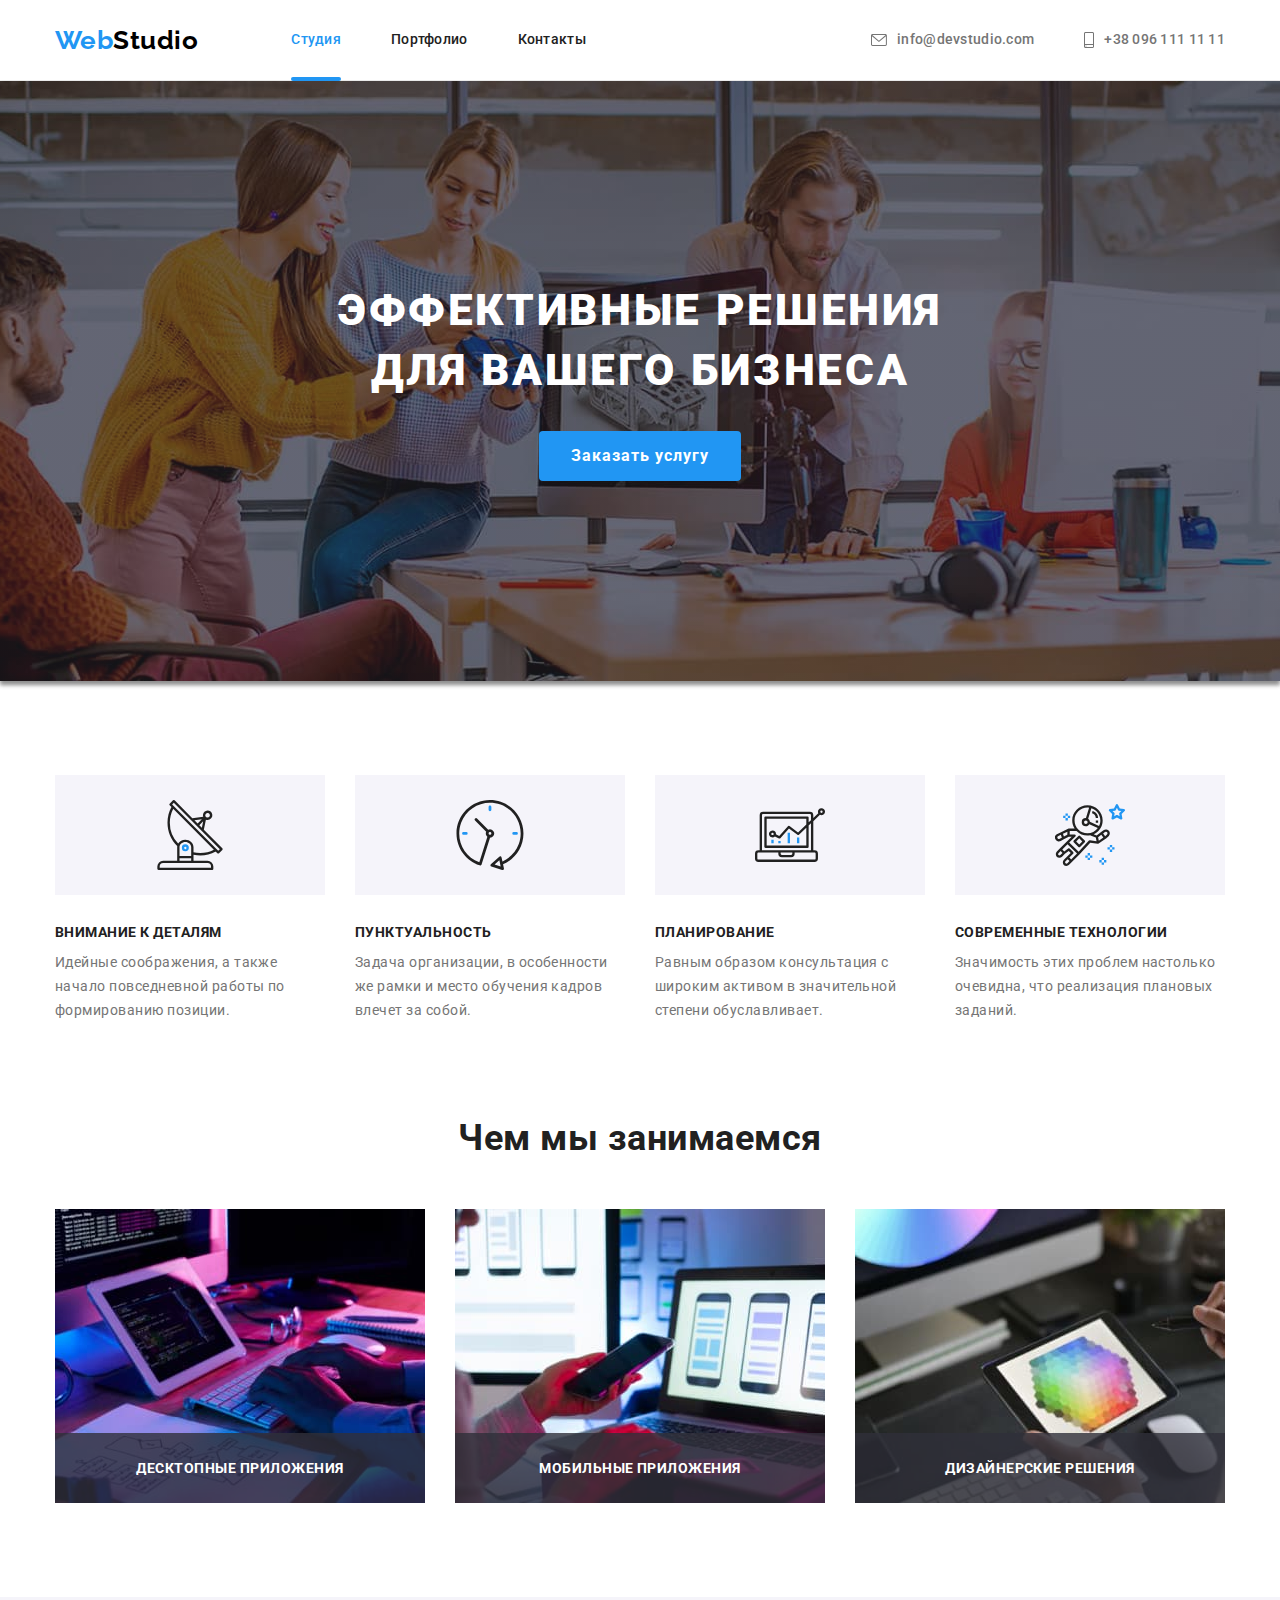
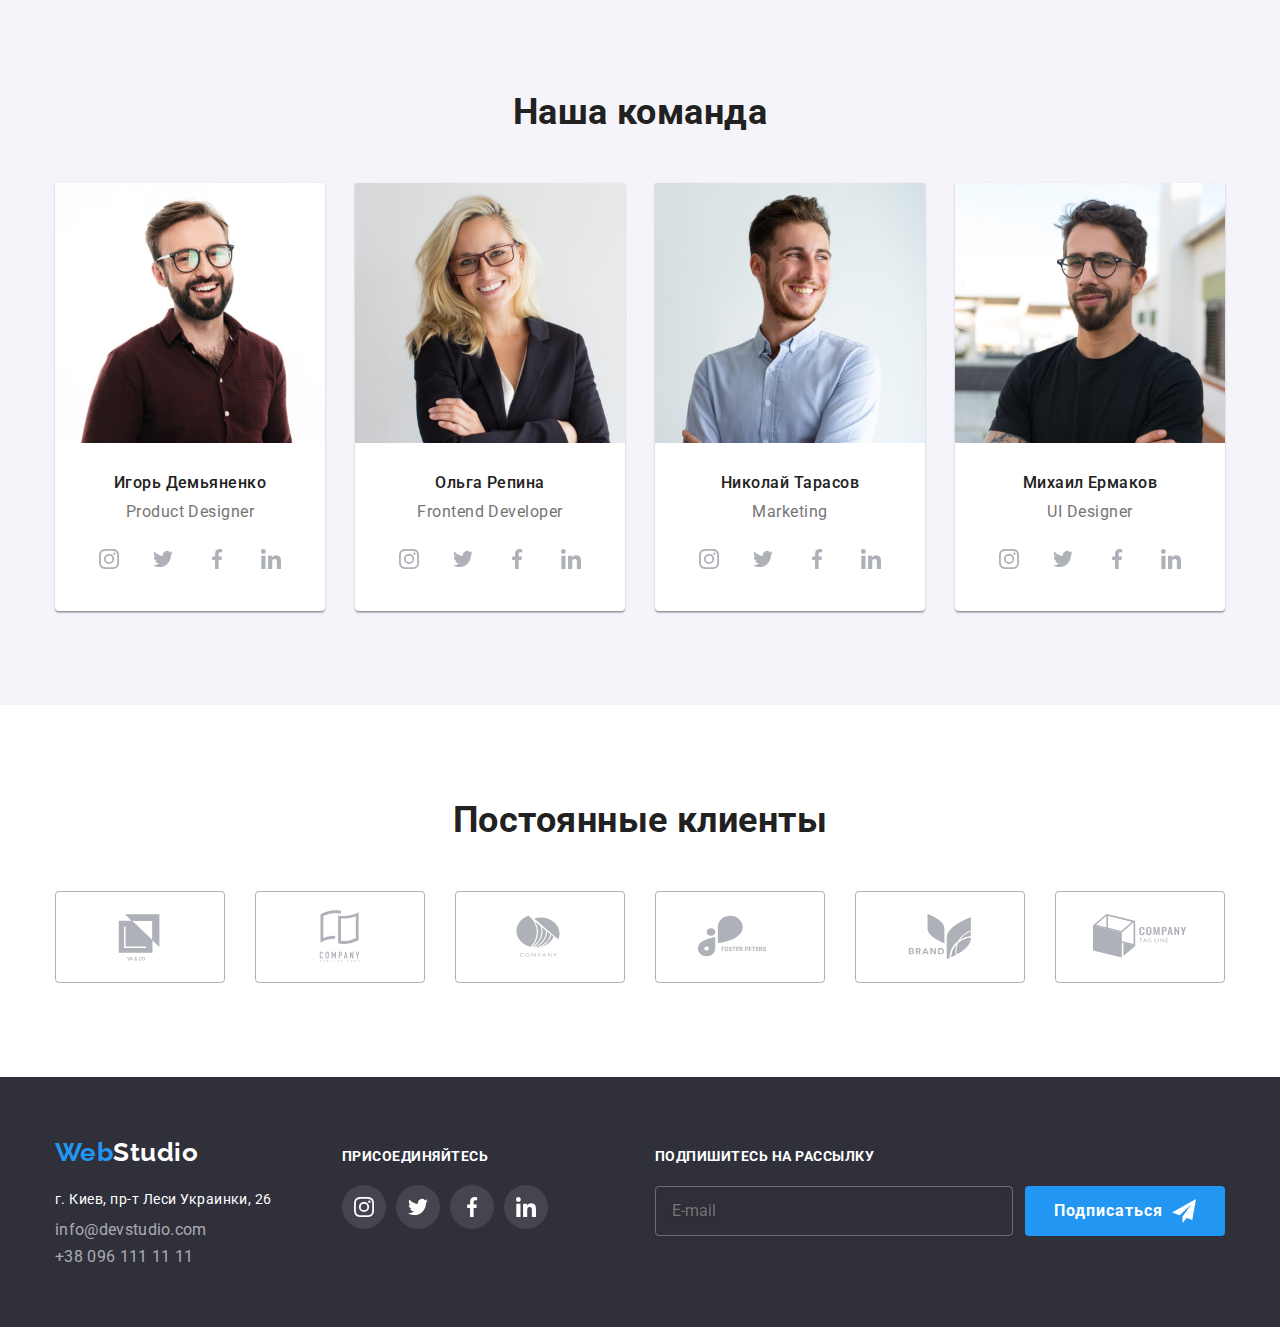
<file: index.html>
<!DOCTYPE html>
<html lang="ru">
  <head>
    <meta charset="UTF-8" />
    <meta http-equiv="X-UA-Compatible" content="IE=edge" />
    <meta name="viewport" content="width=device-width, initial-scale=1.0" />
    <title>Main</title>
    <link rel="stylesheet" href="./css/main.min.css" />
  </head>
  <body>
    <!-- Section Header -->
    <header class="header">
      <div class="conteiner header--conteiner">
        <a class="logo" href="./index.html" lang="en"
          >Web<span class="logo__header">Studio</span></a
        >
        <nav class="nav">
          <ul class="nav-list">
            <li class="nav-item">
              <a class="nav-link header--nav-link current" href="./index.html">Студия</a>
            </li>
            <li class="nav-item">
              <a class="nav-link header--nav-link" href="./portfolio.html">Портфолио</a>
            </li>
            <li class="nav-item">
              <a class="nav-link header--nav-link" href="./index.html">Контакты</a>
            </li>
          </ul>
        </nav>

        <ul class="header__contact-list">
          <li class="contact-item">
            <a class="contact-link header--contact-link" href="mailto:info@devstudio.com">
              <svg class="cotact-link__icon" width="16" height="12">
                <use href=".//images/icons.svg#icon-envelope"></use>
              </svg>
              info@devstudio.com
            </a>
          </li>
          <li class="contact-item">
            <a class="contact-link header--contact-link" href="tel:+380961111111">
              <svg class="cotact-link__icon" width="10" height="16">
                <use href=".//images/icons.svg#icon-smartphone"></use>
              </svg>
              +38 096 111 11 11
            </a>
          </li>
        </ul>
      </div>
    </header>
    <!-- Section Main -->
    <main>
      <!-- Section Herro -->
      <section class="herro">
        <div class="conteiner">
          <h1 class="herro__title">Эффективные решения для вашего бизнеса</h1>
          <button class="btn herro__btn" type="button" data-modal-open>Заказать услугу</button>
        </div>
      </section>
      <!-- Section Aside -->
      <section class="aside">
        <div class="conteiner">
          <h2 class="aside__title visually-hidden">Кратко о компании</h2>
          <ul class="aside__list card">
            <li class="aside__item">
              <div class="icon">
                <svg class="icon__item" width="70" height="70">
                  <use href="./images/icons.svg#icon-antenna"></use>
                </svg>
              </div>
              <h3 class="aside__subtitle">Внимание к деталям</h3>
              <p class="aside__desc">
                Идейные соображения, а также начало повседневной работы по формированию позиции.
              </p>
            </li>
            <li class="aside__item">
              <div class="icon">
                <svg class="icon__item" width="70" height="70">
                  <use href="./images/icons.svg#icon-clock"></use>
                </svg>
              </div>
              <h3 class="aside__subtitle">Пунктуальность</h3>
              <p class="aside__desc">
                Задача организации, в особенности же рамки и место обучения кадров влечет за собой.
              </p>
            </li>
            <li class="aside__item">
              <div class="icon">
                <svg class="icon-item" width="70" height="70">
                  <use href="./images/icons.svg#icon-diagram"></use>
                </svg>
              </div>
              <h3 class="aside__subtitle">Планирование</h3>
              <p class="aside__desc">
                Равным образом консультация с широким активом в значительной степени обуславливает.
              </p>
            </li>
            <li class="aside__item">
              <div class="icon">
                <svg class="icon__item" width="70" height="70">
                  <use href="./images/icons.svg#icon-astronaut"></use>
                </svg>
              </div>
              <h3 class="aside__subtitle">Современные технологии</h3>
              <p class="aside__desc">
                Значимость этих проблем настолько очевидна, что реализация плановых заданий.
              </p>
            </li>
          </ul>
        </div>
      </section>
      <!-- Section About -->
      <section class="about">
        <div class="conteiner">
          <h2 class="about__title">Чем мы занимаемся</h2>
          <ul class="about__list card">
            <li class="about__item">
              <img
                class="about__img"
                src="./images/developer.jpg"
                alt="developer"
                width="370"
                height="294"
              />
              <div class="about__position">
                <h3 class="about__subtitle">Десктопные приложения</h3>
              </div>
            </li>
            <li class="about__item">
              <img
                class="about__img"
                src="./images/gagets.jpg"
                alt="gagets"
                width="370"
                height="294"
              />
              <div class="about__position">
                <h3 class="about__subtitle">Мобильные приложения</h3>
              </div>
            </li>
            <li class="about__item">
              <img
                class="about__img"
                src="./images/colors.jpg"
                alt="colors"
                width="370"
                height="294"
              />
              <div class="about__position">
                <h3 class="about__subtitle">Дизайнерские решения</h3>
              </div>
            </li>
          </ul>
        </div>
      </section>
      <!-- Workers of company -->
      <section class="workers">
        <div class="conteiner">
          <h2 class="workers__title">Наша команда</h2>
          <ul class="workers__list card">
            <li class="workers__item card-item">
              <img
                class="workers__img"
                src="./images/igor.jpg"
                alt="Photo_Igor"
                width="270"
                height="260"
              />
              <div class="workers__icon">
                <h3 class="workers__subtitle">Игорь Демьяненко</h3>
                <p class="workers__desc" lang="en">Product Designer</p>
                <ul class="workers__list-icon nopoint">
                  <li class="workers__item-icon">
                    <a class="workers__link-icon" href="./index.html">
                      <svg class="networks" width="20" height="20">
                        <use href=".//images/icons.svg#icon-instagram"></use>
                      </svg>
                    </a>
                  </li>
                  <li class="workers__item-icon">
                    <a class="workers__link-icon" href="./index.html">
                      <svg class="networks" width="20" height="20">
                        <use href=".//images/icons.svg#icon-twitter"></use>
                      </svg>
                    </a>
                  </li>
                  <li class="workers__item-icon">
                    <a class="workers__link-icon" href="./index.html">
                      <svg class="networks" width="20" height="20">
                        <use href=".//images/icons.svg#icon-facebook"></use>
                      </svg>
                    </a>
                  </li>
                  <li class="workers__item-icon">
                    <a class="workers__link-icon" href="./index.html">
                      <svg class="networks" width="20" height="20">
                        <use href=".//images/icons.svg#icon-linkedin"></use>
                      </svg>
                    </a>
                  </li>
                </ul>
              </div>
            </li>
            <li class="workers__item card__item">
              <img
                class="workers__img"
                src="./images/olga.jpg"
                alt="Photo_Olga"
                width="270"
                height="260"
              />
              <div class="workers__icon">
                <h3 class="workers__subtitle">Ольга Репина</h3>
                <p class="workers__desc" lang="en">Frontend Developer</p>
                <ul class="workers__list-icon nopoint">
                  <li class="workers__item-icon">
                    <a class="workers__link-icon" href="./index.html">
                      <svg class="networks" width="20" height="20">
                        <use href=".//images/icons.svg#icon-instagram"></use>
                      </svg>
                    </a>
                  </li>
                  <li class="workers__item-icon">
                    <a class="workers__link-icon" href="./index.html">
                      <svg class="networks" width="20" height="20">
                        <use href=".//images/icons.svg#icon-twitter"></use>
                      </svg>
                    </a>
                  </li>
                  <li class="workers__item-icon">
                    <a class="workers__link-icon" href="./index.html">
                      <svg class="networks" width="20" height="20">
                        <use href=".//images/icons.svg#icon-facebook"></use>
                      </svg>
                    </a>
                  </li>
                  <li class="workers__item-icon">
                    <a class="workers__link-icon" href="./index.html">
                      <svg class="networks" width="20" height="20">
                        <use href=".//images/icons.svg#icon-linkedin"></use>
                      </svg>
                    </a>
                  </li>
                </ul>
              </div>
            </li>
            <li class="workers__item card__item">
              <img
                class="workers__img"
                src="./images/nicolay.jpg"
                alt="Photo_Nicolay"
                width="270"
                height="260"
              />
              <div class="workers__icon">
                <h3 class="workers__subtitle">Николай Тарасов</h3>
                <p class="workers__desc" lang="en">Marketing</p>
                <ul class="workers__list-icon nopoint">
                  <li class="workers__item-icon">
                    <a class="workers__link-icon" href="./index.html">
                      <svg class="networks" width="20" height="20">
                        <use href=".//images/icons.svg#icon-instagram"></use>
                      </svg>
                    </a>
                  </li>
                  <li class="workers__item-icon">
                    <a class="workers__link-icon" href="./index.html">
                      <svg class="networks" width="20" height="20">
                        <use href=".//images/icons.svg#icon-twitter"></use>
                      </svg>
                    </a>
                  </li>
                  <li class="workers__item-icon">
                    <a class="workers__link-icon" href="./index.html">
                      <svg class="networks" width="20" height="20">
                        <use href=".//images/icons.svg#icon-facebook"></use>
                      </svg>
                    </a>
                  </li>
                  <li class="workers__item-icon">
                    <a class="workers__link-icon" href="./index.html">
                      <svg class="networks" width="20" height="20">
                        <use href=".//images/icons.svg#icon-linkedin"></use>
                      </svg>
                    </a>
                  </li>
                </ul>
              </div>
            </li>
            <li class="workers__item card__item">
              <img
                class="workers__img"
                src="./images/mihail.jpg"
                alt="Photo_Mihail"
                width="270"
                height="260"
              />
              <div class="workers__icon">
                <h3 class="workers__subtitle">Михаил Ермаков</h3>
                <p class="workers__desc" lang="en">UI Designer</p>
                <ul class="workers__list-icon nopoint">
                  <li class="workers__item-icon">
                    <a class="workers__link-icon" href="./index.html">
                      <svg class="networks" width="20" height="20">
                        <use href=".//images/icons.svg#icon-instagram"></use>
                      </svg>
                    </a>
                  </li>
                  <li class="workers__item-icon">
                    <a class="workers__link-icon" href="./index.html">
                      <svg class="networks" width="20" height="20">
                        <use href=".//images/icons.svg#icon-twitter"></use>
                      </svg>
                    </a>
                  </li>
                  <li class="workers__item-icon">
                    <a class="workers__link-icon" href="./index.html">
                      <svg class="networks" width="20" height="20">
                        <use href=".//images/icons.svg#icon-facebook"></use>
                      </svg>
                    </a>
                  </li>
                  <li class="workers__item-icon">
                    <a class="workers__link-icon" href="./index.html">
                      <svg class="networks" width="20" height="20">
                        <use href=".//images/icons.svg#icon-linkedin"></use>
                      </svg>
                    </a>
                  </li>
                </ul>
              </div>
            </li>
          </ul>
        </div>
      </section>
      <!-- Section Customers -->
      <section class="customers">
        <div class="conteiner">
          <h2 class="customers__title">Постоянные клиенты</h2>
          <ul class="customers__list nopoint card">
            <li class="customers__item card-item">
              <a class="customers__link" href="./index.html">
                <svg class="customers__icon" width="106" height="60">
                  <use href=".//images/icons.svg#icon-first-company"></use>
                </svg>
              </a>
            </li>
            <li class="customers__item card-item">
              <a class="customers__link" href="./index.html">
                <svg class="customers__icon" width="106" height="60">
                  <use href=".//images/icons.svg#icon-second-company"></use>
                </svg>
              </a>
            </li>
            <li class="customers__item card-item">
              <a class="customers__link" href="./index.html">
                <svg class="customers__icon" width="106" height="60">
                  <use href=".//images/icons.svg#icon-third-company"></use>
                </svg>
              </a>
            </li>
            <li class="customers__item card-item">
              <a class="customers__link" href="./index.html">
                <svg class="customers__icon" width="106" height="60">
                  <use href=".//images/icons.svg#icon-forth-company"></use>
                </svg>
              </a>
            </li>
            <li class="customers__item card-item">
              <a class="customers__link" href="./index.html">
                <svg class="customers__icon" width="106" height="60">
                  <use href=".//images/icons.svg#icon-fifth-company"></use>
                </svg>
              </a>
            </li>
            <li class="customers__item card-item">
              <a class="customers__link" href="./index.html">
                <svg class="customers__icon" width="106" height="60">
                  <use href=".//images/icons.svg#icon-sixth-company"></use>
                </svg>
              </a>
            </li>
          </ul>
        </div>
      </section>
    </main>
    <!-- Section Footer -->
    <footer class="footer">
      <h2 class="visually-hidden">Футер</h2>
      <div class="conteiner footer--conteiner">
        <div>
          <a class="logo" href="./index.html" lang="en"
            >Web<span class="logo__footer">Studio</span></a
          >
          <!-- Section Address -->
          <address class="address">
            <p>г. Киев, пр-т Леси Украинки, 26</p>
          </address>
          <ul class="contact-list">
            <li class="contact-item footer--contact-item">
              <a class="contact-link" href="mailto:info@devstudio.com">info@devstudio.com</a>
            </li>
            <li class="contact-item footer--contact-item">
              <a class="contact-link" href="tel:+380961111111">+38 096 111 11 11</a>
            </li>
          </ul>
        </div>
        <div class="footer-icon">
          <h3 class="footer-icon__subtitle">присоединяйтесь</h3>
          <ul class="footer-icon__list">
            <li class="footer-icon__item">
              <a
                class="footer-icon__link"
                href="https://www.instagram.com/"
                target="_blank"
                rel="noreferrer noopener"
              >
                <svg class="networks" width="20" height="20">
                  <use href=".//images/icons.svg#icon-instagram"></use>
                </svg>
              </a>
            </li>
            <li class="footer-icon__item">
              <a class="footer-icon__link" href="./index.html">
                <svg class="networks" width="20" height="20">
                  <use href=".//images/icons.svg#icon-twitter"></use>
                </svg>
              </a>
            </li>
            <li class="footer-icon__item">
              <a class="footer-icon__link" href="./index.html">
                <svg class="networks" width="20" height="20">
                  <use href=".//images/icons.svg#icon-facebook"></use>
                </svg>
              </a>
            </li>
            <li class="footer-icon__item">
              <a class="footer-icon__link" href="./index.html">
                <svg class="networks" width="20" height="20">
                  <use href=".//images/icons.svg#icon-linkedin"></use>
                </svg>
              </a>
            </li>
          </ul>
        </div>
        <form class="footer-form">
          <b class="footer-form__submit">Подпишитесь на рассылку</b>
          <div class="footer-form__mail">
            <label class="footer-form__lable">
              <input class="footer-form__input" type="email" name="mail" placeholder="E-mail" />
            </label>
            <button class="footer-form__btn btn" type="submit">
              Подписаться
              <svg class="send" width="24" height="24">
                <use href="./images/icons.svg#icon-send"></use>
              </svg>
            </button>
          </div>
        </form>
      </div>
    </footer>
    <div class="backdrop is-hidden" data-modal>
      <div class="modal">
        <div class="modal-wind">
          <button class="modal-btn" data-modal-close>
            <svg class="modal-btn__icon" width="30" height="30">
              <use href="./images/icons.svg#icon-close"></use>
            </svg>
          </button>
          <form class="form">
            <h2 class="form-submit">Оставьте свои данные, мы вам перезвоним</h2>
            <ul class="form-field">
              <li class="form-dates">
                <label class="lable-dates">
                  <span class="lable-dates__name">Имя</span>
                  <input class="lable-dates__input" type="text" name="user-name" />
                  <svg class="lable-dates__icon" width="18" height="18">
                    <use href="./images/icons.svg#icon-person"></use>
                  </svg>
                </label>
              </li>
              <li class="form-dates">
                <label class="lable-dates">
                  <span class="lable-dates__name">Телефон</span>
                  <input class="lable-dates__input" type="tel" name="user-tel" />
                  <svg class="lable-dates__icon" width="18" height="18">
                    <use href="./images/icons.svg#icon-phone"></use>
                  </svg>
                </label>
              </li>
              <li class="form-dates">
                <label class="lable-dates">
                  <span class="lable-dates__name">Почта</span>
                  <input class="lable-dates__input" type="email" name="user-mail" />
                  <svg class="lable-dates__icon" width="18" height="18">
                    <use href="./images/icons.svg#icon-email"></use>
                  </svg>
                </label>
              </li>
            </ul>

            <div class="comment">
              <label class="comment__form" for="comment">Комментарий</label>
              <textarea
                class="textarea"
                name="comment"
                id="comment"
                cols="30"
                rows="10"
                placeholder="Введите текст"
              ></textarea>
            </div>

            <div class="form-contract">
              <label class="form-contract__check" for="contract">
                <input
                  class="checkbox"
                  type="checkbox"
                  name="contract"
                  value="contract"
                  id="contract"
                />
                <span class="checkbox-icon"></span>
                <span class="form-contract__span">Соглашаюсь с рассылкой и принимаю</span>
                <a class="form-contract__link" href="./index.html">Условия договора</a>
              </label>
            </div>

            <button class="dates-btn btn" type="submit">Отправить</button>
          </form>
        </div>
        <!-- <button type="button" class="iconka">
          <div class="qwe"></div>
          Тисни!
        </button> -->
      </div>
    </div>
    <script src="./js/modal.js"></script>
  </body>
</html>
</file>
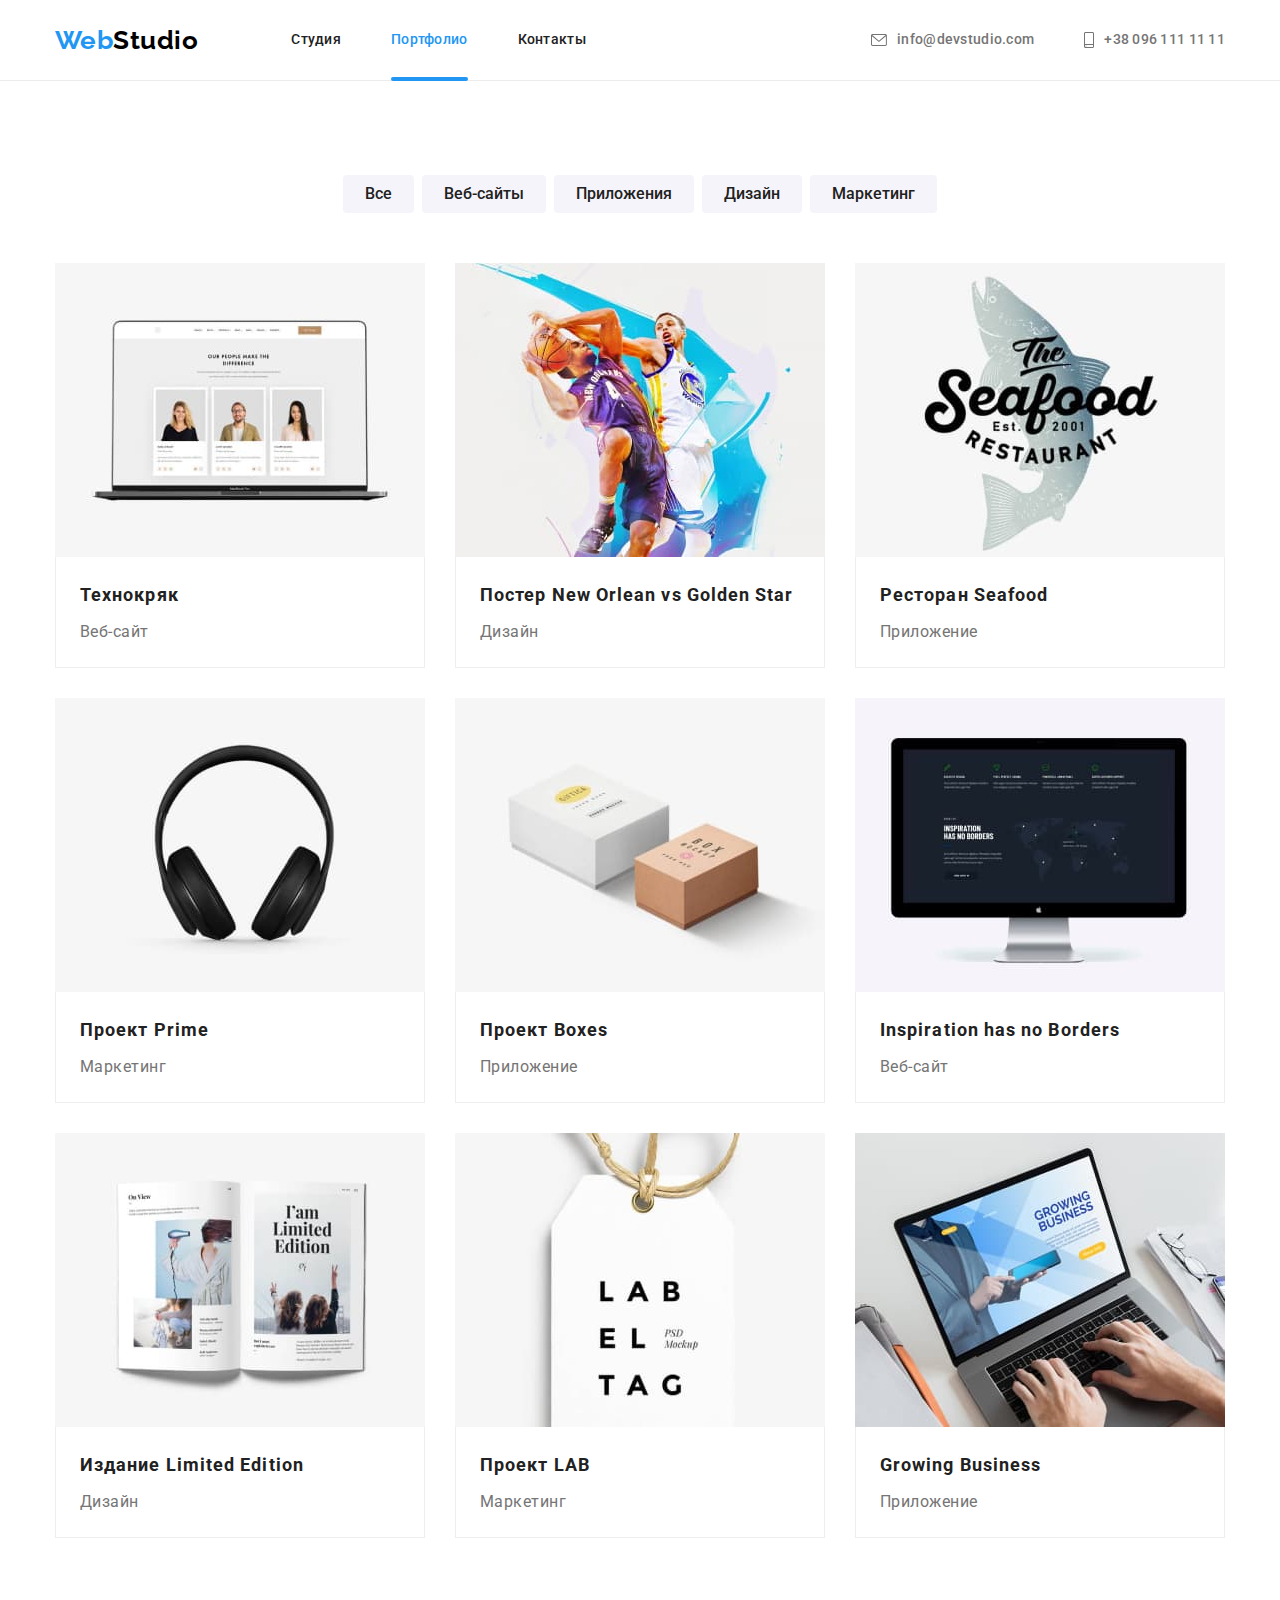
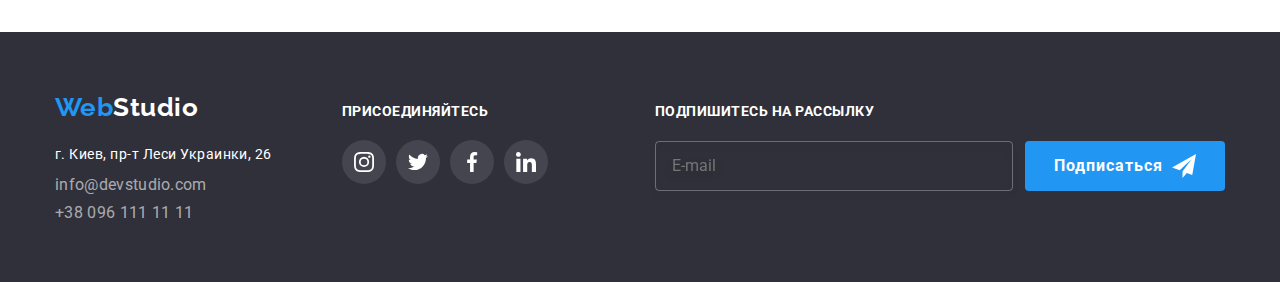
<file: portfolio.html>
<!DOCTYPE html>
<html lang="ru">
  <head>
    <meta charset="UTF-8" />
    <meta http-equiv="X-UA-Compatible" content="IE=edge" />
    <meta name="viewport" content="width=device-width, initial-scale=1.0" />
    <title>Portfolio</title>
    <link rel="stylesheet" href="./css/profile.min.css" />
  </head>
  <body>
    <!-- Section Header -->
    <header class="header">
      <div class="conteiner header--conteiner">
        <a class="logo" href="./index.html" lang="en"
          >Web<span class="logo__header">Studio</span></a
        >
        <nav class="nav">
          <ul class="nav-list">
            <li class="nav-item">
              <a class="nav-link header--nav-link" href="./index.html">Студия</a>
            </li>
            <li class="nav-item">
              <a class="nav-link header--nav-link current" href="./portfolio.html">Портфолио</a>
            </li>
            <li class="nav-item">
              <a class="nav-link header--nav-link" href="./index.html">Контакты</a>
            </li>
          </ul>
        </nav>

        <ul class="header__contact-list">
          <li class="contact-item">
            <a class="contact-link header--contact-link" href="mailto:info@devstudio.com">
              <svg class="cotact-link__icon" width="16" height="12">
                <use href=".//images/icons.svg#icon-envelope"></use>
              </svg>
              info@devstudio.com
            </a>
          </li>
          <li class="contact-item">
            <a class="contact-link header--contact-link" href="tel:+380961111111">
              <svg class="cotact-link__icon" width="10" height="16">
                <use href=".//images/icons.svg#icon-smartphone"></use>
              </svg>
              +38 096 111 11 11
            </a>
          </li>
        </ul>
      </div>
    </header>
    <!-- Section Main -->
    <main>
      <h1 class="portfolio visually-hidden">Портфолио</h1>
      <!-- Section Button -->
      <section class="filter">
        <div class="conteiner">
          <h2 class="visually-hidden">Фильтр</h2>
          <ul class="filter__list">
            <li class="filter__item">
              <button class="filter__button btn" type="button">Все</button>
            </li>
            <li class="filter__item">
              <button class="filter__button btn" type="button">Веб-сайты</button>
            </li>
            <li class="filter__item">
              <button class="filter__button btn" type="button">Приложения</button>
            </li>
            <li class="filter__item">
              <button class="filter__button btn" type="button">Дизайн</button>
            </li>
            <li class="filter__item">
              <button class="filter__button btn" type="button">Маркетинг</button>
            </li>
          </ul>
          <ul class="project card">
            <li class="project__item card-item">
              <a class="project__link" href="./portfolio.html">
                <div class="project__position">
                  <img
                    class="project__img"
                    src="./images/tehnokrak.jpg"
                    alt="screen with people"
                    width="370"
                    height="294"
                  />
                  <div class="project-overlay">
                    <p class="project-overlay__desc">
                      Ресурс предлагает комплексные предложения с разным уровнем функционала и
                      сервисов. Все это позволит посетителю получить исчерпывающие сведения о
                      компании или частном лице.
                    </p>
                  </div>
                </div>
                <div class="project__subitem">
                  <h3 class="project__subtitle">Технокряк</h3>
                  <p class="project__desc">Веб-сайт</p>
                </div>
              </a>
            </li>
            <li class="project__item">
              <a class="project__link" href="./portfolio.html">
                <div class="project__position">
                  <img
                    class="project__img"
                    src="./images/busckets.jpg"
                    alt="men playing basketball"
                    width="370"
                    height="294"
                  />
                  <div class="project-overlay">
                    <p class="project-overlay__desc">
                      Ресурс предлагает комплексные предложения с разным уровнем функционала и
                      сервисов. Все это позволит посетителю получить исчерпывающие сведения о
                      компании или частном лице.
                    </p>
                  </div>
                </div>
                <div class="project__subitem">
                  <h3 class="project__subtitle">Постер New Orlean vs Golden Star</h3>
                  <p class="project__desc">Дизайн</p>
                </div>
              </a>
            </li>
            <li class="project__item">
              <a class="project__link" href="./portfolio.html">
                <div class="project__position">
                  <img
                    class="project__img"
                    src="./images/seafood.jpg"
                    alt="restaurant logo"
                    width="370"
                    height="294"
                  />
                  <div class="project-overlay">
                    <p class="project-overlay__desc">
                      Ресурс предлагает комплексные предложения с разным уровнем функционала и
                      сервисов. Все это позволит посетителю получить исчерпывающие сведения о
                      компании или частном лице.
                    </p>
                  </div>
                </div>
                <div class="project__subitem">
                  <h3 class="project__subtitle">Ресторан Seafood</h3>
                  <p class="project__desc">Приложение</p>
                </div>
              </a>
            </li>
            <li class="project__item">
              <a class="project__link" href="./portfolio.html">
                <div class="project__position">
                  <img
                    class="project__img"
                    src="./images/prime.jpg"
                    alt="earphones"
                    width="370"
                    height="294"
                  />
                  <div class="project-overlay">
                    <p class="project-overlay__desc">
                      Ресурс предлагает комплексные предложения с разным уровнем функционала и
                      сервисов. Все это позволит посетителю получить исчерпывающие сведения о
                      компании или частном лице.
                    </p>
                  </div>
                </div>
                <div class="project__subitem">
                  <h3 class="project__subtitle">Проект Prime</h3>
                  <p class="project__desc">Маркетинг</p>
                </div>
              </a>
            </li>
            <li class="project__item">
              <a class="project__link" href="./portfolio.html">
                <div class="project__position">
                  <img
                    class="project__img"
                    src="./images/boxes.jpg"
                    alt="boxes"
                    width="370"
                    height="294"
                  />
                  <div class="project-overlay">
                    <p class="project-overlay__desc">
                      Ресурс предлагает комплексные предложения с разным уровнем функционала и
                      сервисов. Все это позволит посетителю получить исчерпывающие сведения о
                      компании или частном лице.
                    </p>
                  </div>
                </div>
                <div class="project__subitem">
                  <h3 class="project__subtitle">Проект Boxes</h3>
                  <p class="project__desc">Приложение</p>
                </div>
              </a>
            </li>
            <li class="project__item">
              <a class="project__link" href="./portfolio.html">
                <div class="project__position">
                  <img
                    class="project__img"
                    src="./images/inspiration.jpg"
                    alt="screen with text"
                    width="370"
                    height="294"
                  />
                  <div class="project-overlay">
                    <p class="project-overlay__desc">
                      Ресурс предлагает комплексные предложения с разным уровнем функционала и
                      сервисов. Все это позволит посетителю получить исчерпывающие сведения о
                      компании или частном лице.
                    </p>
                  </div>
                </div>
                <div class="project__subitem">
                  <h3 class="project__subtitle">Inspiration has no Borders</h3>
                  <p class="project__desc">Веб-сайт</p>
                </div>
              </a>
            </li>
            <li class="project__item">
              <a class="project__link" href="./portfolio.html">
                <div class="project__position">
                  <img
                    class="project__img"
                    src="./images/limited_edition.jpg"
                    alt="magazine"
                    width="370"
                    height="294"
                  />
                  <div class="project-overlay">
                    <p class="project-overlay__desc">
                      Ресурс предлагает комплексные предложения с разным уровнем функционала и
                      сервисов. Все это позволит посетителю получить исчерпывающие сведения о
                      компании или частном лице.
                    </p>
                  </div>
                </div>
                <div class="project__subitem">
                  <h3 class="project__subtitle">Издание Limited Edition</h3>
                  <p class="project__desc">Дизайн</p>
                </div>
              </a>
            </li>
            <li class="project__item">
              <a class="project__link" href="./portfolio.html">
                <div class="project__position">
                  <img
                    class="project__img"
                    src="./images/lab.jpg"
                    alt="tag with letters"
                    width="370"
                    height="294"
                  />
                  <div class="project-overlay">
                    <p class="project-overlay__desc">
                      Ресурс предлагает комплексные предложения с разным уровнем функционала и
                      сервисов. Все это позволит посетителю получить исчерпывающие сведения о
                      компании или частном лице.
                    </p>
                  </div>
                </div>
                <div class="project__subitem">
                  <h3 class="project__subtitle">Проект LAB</h3>
                  <p class="project__desc">Маркетинг</p>
                </div>
              </a>
            </li>
            <li class="project__item">
              <a class="project__link" href="./portfolio.html">
                <div class="project__position">
                  <img
                    class="project__img"
                    src="./images/growing_business.jpg"
                    alt="laptop and hands"
                    width="370"
                    height="294"
                  />
                  <div class="project-overlay">
                    <p class="project-overlay__desc">
                      Ресурс предлагает комплексные предложения с разным уровнем функционала и
                      сервисов. Все это позволит посетителю получить исчерпывающие сведения о
                      компании или частном лице.
                    </p>
                  </div>
                </div>
                <div class="project__subitem">
                  <h3 class="project__subtitle">Growing Business</h3>
                  <p class="project__desc">Приложение</p>
                </div>
              </a>
            </li>
          </ul>
        </div>
      </section>
    </main>
    <!-- Section Footer -->
    <footer class="footer">
      <h2 class="visually-hidden">Футер</h2>
      <div class="conteiner footer--conteiner">
        <div>
          <a class="logo" href="./index.html" lang="en"
            >Web<span class="logo__footer">Studio</span></a
          >
          <!-- Section Address -->
          <address class="address">
            <p>г. Киев, пр-т Леси Украинки, 26</p>
          </address>
          <ul class="contact-list">
            <li class="contact-item footer--contact-item">
              <a class="contact-link" href="mailto:info@devstudio.com">info@devstudio.com</a>
            </li>
            <li class="contact-item footer--contact-item">
              <a class="contact-link" href="tel:+380961111111">+38 096 111 11 11</a>
            </li>
          </ul>
        </div>
        <div class="footer-icon">
          <h3 class="footer-icon__subtitle">присоединяйтесь</h3>
          <ul class="footer-icon__list">
            <li class="footer-icon__item">
              <a
                class="footer-icon__link"
                href="https://www.instagram.com/"
                target="_blank"
                rel="noreferrer noopener"
              >
                <svg class="networks" width="20" height="20">
                  <use href=".//images/icons.svg#icon-instagram"></use>
                </svg>
              </a>
            </li>
            <li class="footer-icon__item">
              <a class="footer-icon__link" href="./index.html">
                <svg class="networks" width="20" height="20">
                  <use href=".//images/icons.svg#icon-twitter"></use>
                </svg>
              </a>
            </li>
            <li class="footer-icon__item">
              <a class="footer-icon__link" href="./index.html">
                <svg class="networks" width="20" height="20">
                  <use href=".//images/icons.svg#icon-facebook"></use>
                </svg>
              </a>
            </li>
            <li class="footer-icon__item">
              <a class="footer-icon__link" href="./index.html">
                <svg class="networks" width="20" height="20">
                  <use href=".//images/icons.svg#icon-linkedin"></use>
                </svg>
              </a>
            </li>
          </ul>
        </div>
        <form class="footer-form">
          <b class="footer-form__submit">Подпишитесь на рассылку</b>
          <div class="footer-form__mail">
            <label class="footer-form__lable">
              <input class="footer-form__input" type="email" name="mail" placeholder="E-mail" />
            </label>
            <button class="footer-form__btn btn" type="submit">
              Подписаться
              <svg class="send" width="24" height="24">
                <use href="./images/icons.svg#icon-send"></use>
              </svg>
            </button>
          </div>
        </form>
      </div>
    </footer>
  </body>
</html>
</file>
<file: css/main.min.css>
/*! modern-normalize v0.6.0 | MIT License | https://github.com/sindresorhus/modern-normalize */@import"https://fonts.googleapis.com/css2?family=Raleway:wght@700&family=Roboto:wght@400;500;700;900&display=swap";*,*::before,*::after{-webkit-box-sizing:border-box;box-sizing:border-box}:root{-moz-tab-size:4;-o-tab-size:4;tab-size:4}html{line-height:1.15;-webkit-text-size-adjust:100%}body{margin:0}body{font-family:system-ui,-apple-system,"Segoe UI",Roboto,Helvetica,Arial,sans-serif,"Apple Color Emoji","Segoe UI Emoji"}hr{height:0}abbr[title]{-webkit-text-decoration:underline dotted;text-decoration:underline dotted}b,strong{font-weight:bolder}code,kbd,samp,pre{font-family:SFMono-Regular,Consolas,"Liberation Mono",Menlo,monospace;font-size:1em}small{font-size:80%}sub,sup{font-size:75%;line-height:0;position:relative;vertical-align:baseline}sub{bottom:-0.25em}sup{top:-0.5em}button,input,optgroup,select,textarea{font-family:inherit;font-size:100%;line-height:1.15;margin:0}button,select{text-transform:none}button,[type=button],[type=reset],[type=submit]{-webkit-appearance:button}button::-moz-focus-inner,[type=button]::-moz-focus-inner,[type=reset]::-moz-focus-inner,[type=submit]::-moz-focus-inner{border-style:none;padding:0}button:-moz-focusring,[type=button]:-moz-focusring,[type=reset]:-moz-focusring,[type=submit]:-moz-focusring{outline:1px dotted ButtonText}fieldset{padding:.35em .75em .625em}legend{padding:0}progress{vertical-align:baseline}[type=number]::-webkit-inner-spin-button,[type=number]::-webkit-outer-spin-button{height:auto}[type=search]{-webkit-appearance:textfield;outline-offset:-2px}[type=search]::-webkit-search-decoration{-webkit-appearance:none}::-webkit-file-upload-button{-webkit-appearance:button;font:inherit}summary{display:list-item}.visually-hidden{position:absolute;white-space:nowrap;width:1px;height:1px;overflow:hidden;border:0;padding:0;clip:rect(0 0 0 0);-webkit-clip-path:inset(50%);clip-path:inset(50%);margin:-1px}h1,h2,h3,h4,h5,h6,p{margin:0}img,a{display:block}a{text-decoration:none;color:currentColor}ul{list-style:none;padding:0;margin:0}body{background-color:#fff;color:#212121;font-family:Roboto,sans-serif;letter-spacing:.03em}.conteiner{margin-left:auto;margin-right:auto;padding-left:15px;padding-right:15px;width:1200px}.btn{cursor:pointer;font-family:inherit;border:rgba(0,0,0,0);border-radius:4px}.card{display:-webkit-box;display:-ms-flexbox;display:flex;-ms-flex-wrap:wrap;flex-wrap:wrap;gap:30px}.header{border-bottom:1px solid #ececec}.header--conteiner{display:-webkit-box;display:-ms-flexbox;display:flex;-webkit-box-align:center;-ms-flex-align:center;align-items:center}.logo{color:#2196f3;font-family:Raleway,sans-serif;font-weight:700;font-size:26px;line-height:1.19;text-decoration:none}.logo__header{color:#000}.logo__footer{color:#fff}.nav{margin-left:93px}.nav-list{display:-webkit-box;display:-ms-flexbox;display:flex;gap:50px}.nav-link{display:inline-block;color:#212121;font-weight:500;font-size:14px;line-height:1.14;letter-spacing:.02em;-webkit-transition:color 250ms cubic-bezier(0.4, 0, 0.2, 1);transition:color 250ms cubic-bezier(0.4, 0, 0.2, 1)}.nav-link:hover,.nav-link:focus{color:#2196f3}.current{color:#2196f3;position:relative}.current::after{display:block;content:"";position:absolute;left:0;bottom:-1px;width:100%;height:4px;border-radius:2px;background-color:#2196f3}.header--nav-link{padding:32px 0}.header__contact-list{display:-webkit-box;display:-ms-flexbox;display:flex;margin-left:auto;gap:50px}.contact-link{display:inline-block;color:rgba(255,255,255,.6);font-weight:400;letter-spacing:.03em;line-height:1.14;letter-spacing:.02em;-webkit-transition:color 250ms cubic-bezier(0.4, 0, 0.2, 1);transition:color 250ms cubic-bezier(0.4, 0, 0.2, 1)}.contact-link:hover{color:#2196f3}.header--contact-link{display:-webkit-inline-box;display:-ms-inline-flexbox;display:inline-flex;-webkit-box-align:center;-ms-flex-align:center;align-items:center;padding:32px 0;font-weight:500;font-size:14px;color:#757575}.footer--contact-item:not(:last-child){margin-bottom:9px}.cotact-link__icon{margin-right:10px;fill:currentColor}.herro{padding-top:200px;padding-bottom:200px;margin-left:auto;margin-right:auto;height:600px;max-width:1600px;background-repeat:no-repeat;background-position:center;background-size:cover;background-color:#2f303a;background-image:-webkit-gradient(linear, left top, right top, from(rgba(47, 48, 58, 0.4)), to(rgba(47, 48, 58, 0.4))),url(../images/herro.jpg);background-image:linear-gradient(to right, rgba(47, 48, 58, 0.4), rgba(47, 48, 58, 0.4)),url(../images/herro.jpg);-webkit-box-shadow:0px 4px 4px rgba(0,0,0,.25),0px 4px 4px rgba(0,0,0,.25);box-shadow:0px 4px 4px rgba(0,0,0,.25),0px 4px 4px rgba(0,0,0,.25);text-align:center}.herro__title{margin:0 auto;width:696px;color:#fff;font-weight:900;font-size:44px;line-height:1.36;letter-spacing:.06em;text-transform:uppercase}.herro__btn{display:inline-block;min-width:200px;margin-top:30px;padding:10px 32px;background-color:#2196f3;color:#fff;font-weight:700;font-size:16px;line-height:1.88;letter-spacing:.06em;-webkit-transition:background-color 250ms cubic-bezier(0.4, 0, 0.2, 1),-webkit-box-shadow 250ms cubic-bezier(0.4, 0, 0.2, 1);transition:background-color 250ms cubic-bezier(0.4, 0, 0.2, 1),-webkit-box-shadow 250ms cubic-bezier(0.4, 0, 0.2, 1);transition:background-color 250ms cubic-bezier(0.4, 0, 0.2, 1),box-shadow 250ms cubic-bezier(0.4, 0, 0.2, 1);transition:background-color 250ms cubic-bezier(0.4, 0, 0.2, 1),box-shadow 250ms cubic-bezier(0.4, 0, 0.2, 1),-webkit-box-shadow 250ms cubic-bezier(0.4, 0, 0.2, 1)}.herro__btn:hover,.herro__btn:focus{background-color:#188ce8;-webkit-box-shadow:0px 4px 4px rgba(0,0,0,.15);box-shadow:0px 4px 4px rgba(0,0,0,.15)}.aside{padding-top:94px;padding-bottom:94px}.aside__item{width:calc((100% - 90px)/4)}.icon{display:-webkit-box;display:-ms-flexbox;display:flex;-webkit-box-pack:center;-ms-flex-pack:center;justify-content:center;-webkit-box-align:center;-ms-flex-align:center;align-items:center;margin-bottom:30px;width:100%;height:120px;background-color:#f5f4fa}.aside__subtitle{font-size:14px;line-height:1.14;font-weight:700;text-transform:uppercase}.aside__desc{margin-top:10px;color:#757575;font-size:14px;line-height:1.71}.about{padding-bottom:94px}.about__title{margin-bottom:50px;text-align:center;font-weight:700;font-size:36px;line-height:1.17}.about__item{width:calc((100% - 60px)/3);position:relative}.about__position{display:-webkit-box;display:-ms-flexbox;display:flex;-webkit-box-pack:center;-ms-flex-pack:center;justify-content:center;-webkit-box-align:center;-ms-flex-align:center;align-items:center;position:absolute;bottom:0;left:0;padding:27px 0;width:100%;background:rgba(47,48,58,.8)}.about__subtitle{font-weight:700;font-size:14px;line-height:1.1428571429;text-transform:uppercase;color:#fff}.workers{margin-left:auto;margin-right:auto;padding:94px 0;max-width:1600px;background-color:#f5f4fa}.workers__title{margin-bottom:50px;font-weight:700;font-size:36px;line-height:1.17;text-align:center}.workers__item{width:calc((100% - 90px)/4);border-radius:0px 0px 4px 4px;background-color:#fff;text-align:center;-webkit-box-shadow:0px 1px 3px rgba(0,0,0,.12),0px 1px 1px rgba(0,0,0,.14),0px 2px 1px rgba(0,0,0,.2);box-shadow:0px 1px 3px rgba(0,0,0,.12),0px 1px 1px rgba(0,0,0,.14),0px 2px 1px rgba(0,0,0,.2)}.workers__icon{padding-top:30px;padding-bottom:30px}.workers__list-icon{display:-webkit-box;display:-ms-flexbox;display:flex;-webkit-box-pack:center;-ms-flex-pack:center;justify-content:center;gap:10px}.workers__link-icon{display:-webkit-box;display:-ms-flexbox;display:flex;-webkit-box-align:center;-ms-flex-align:center;align-items:center;-webkit-box-pack:center;-ms-flex-pack:center;justify-content:center;width:44px;height:44px;color:#afb1b8;border-radius:50%;-webkit-transition:background-color 250ms cubic-bezier(0.4, 0, 0.2, 1),color 250ms cubic-bezier(0.4, 0, 0.2, 1);transition:background-color 250ms cubic-bezier(0.4, 0, 0.2, 1),color 250ms cubic-bezier(0.4, 0, 0.2, 1)}.workers__link-icon:hover,.workers__link-icon:focus{color:#fff;background-color:#2196f3}.workers__subtitle{margin-bottom:10px;font-size:16px;line-height:1.19;font-weight:500}.workers__desc{margin-top:0;margin-bottom:16px;color:#757575;line-height:1.19}.networks{fill:currentColor}.customers{padding-top:94px;padding-bottom:94px}.customers__title{margin-bottom:50px;font-weight:700;font-size:36px;line-height:1.17;text-align:center}.customers__link{display:-webkit-box;display:-ms-flexbox;display:flex;-webkit-box-align:center;-ms-flex-align:center;align-items:center;-webkit-box-pack:center;-ms-flex-pack:center;justify-content:center;height:92px;color:#afb1b8;border:1px solid #afb1b8;border-radius:4px;-webkit-transition:border-color 250ms cubic-bezier(0.4, 0, 0.2, 1),color 250ms cubic-bezier(0.4, 0, 0.2, 1);transition:border-color 250ms cubic-bezier(0.4, 0, 0.2, 1),color 250ms cubic-bezier(0.4, 0, 0.2, 1)}.customers__link:hover,.customers__link:focus{border-color:#2196f3;color:#2196f3}.customers__item{width:calc((100% - 150px)/6)}.customers__icon{fill:currentColor}.footer{padding:60px 0;max-width:1600px;background-color:#2f303a}.footer--conteiner{display:-webkit-box;display:-ms-flexbox;display:flex;-webkit-box-align:baseline;-ms-flex-align:baseline;align-items:baseline}.footer-icon{margin-left:70px}.footer-icon__list{display:-webkit-box;display:-ms-flexbox;display:flex;gap:10px}.footer-icon__link{display:-webkit-box;display:-ms-flexbox;display:flex;-webkit-box-align:center;-ms-flex-align:center;align-items:center;-webkit-box-pack:center;-ms-flex-pack:center;justify-content:center;width:44px;height:44px;color:#fff;border-radius:50%;background-color:rgba(255,255,255,.1);-webkit-transition:background-color 250ms cubic-bezier(0.4, 0, 0.2, 1);transition:background-color 250ms cubic-bezier(0.4, 0, 0.2, 1)}.footer-icon__link:hover,.footer-icon__link:focus{background-color:#2196f3}.footer-icon__subtitle{margin-bottom:20px;color:#fff;font-weight:700;font-size:14px;line-height:1.14;text-transform:uppercase}.address{margin-top:20px;margin-bottom:9px;color:#fff;font-size:14px;line-height:1.71;font-style:normal}.footer-form{width:570px;height:86;margin-left:auto}.footer-form__submit{font-weight:700;font-size:14px;line-height:1.1428571429;text-transform:uppercase;color:#fff}.footer-form__mail{margin-top:20px;display:-webkit-box;display:-ms-flexbox;display:flex;-webkit-box-pack:justify;-ms-flex-pack:justify;justify-content:space-between}.footer-form__lable{display:block}.footer-form__input{padding-left:16px;width:358px;height:50px;background-color:rgba(0,0,0,0);border:1px solid rgba(255,255,255,.3);-webkit-filter:drop-shadow(0px 4px 4px rgba(0, 0, 0, 0.15));filter:drop-shadow(0px 4px 4px rgba(0, 0, 0, 0.15));border-radius:4px;font-weight:400;font-size:16px;line-height:1.25;color:rgba(255,255,255,.6)}.footer-form__input__::-webkit-input-placeholder{font-weight:400;font-size:16px;line-height:1.25;letter-spacing:.03em;color:rgba(255,255,255,.6)}.footer-form__input__::-moz-placeholder{font-weight:400;font-size:16px;line-height:1.25;letter-spacing:.03em;color:rgba(255,255,255,.6)}.footer-form__input__:-ms-input-placeholder{font-weight:400;font-size:16px;line-height:1.25;letter-spacing:.03em;color:rgba(255,255,255,.6)}.footer-form__input__::-ms-input-placeholder{font-weight:400;font-size:16px;line-height:1.25;letter-spacing:.03em;color:rgba(255,255,255,.6)}.footer-form__input__::placeholder{font-weight:400;font-size:16px;line-height:1.25;letter-spacing:.03em;color:rgba(255,255,255,.6)}.footer-form__btn{display:-webkit-box;display:-ms-flexbox;display:flex;-webkit-box-pack:justify;-ms-flex-pack:justify;justify-content:space-between;-webkit-box-align:center;-ms-flex-align:center;align-items:center;width:200px;padding-top:10px;padding-bottom:10px;padding-left:29px;padding-right:29px;font-weight:700;font-size:16px;line-height:1.875;letter-spacing:.06em;color:#fff;background-color:#2196f3;-webkit-transition:background-colo 250ms,cubic-bezier(0.4, 0, 0.2, 1),-webkit-box-shadow 250ms cubic-bezier(0.4, 0, 0.2, 1);transition:background-colo 250ms,cubic-bezier(0.4, 0, 0.2, 1),-webkit-box-shadow 250ms cubic-bezier(0.4, 0, 0.2, 1);transition:box-shadow 250ms cubic-bezier(0.4, 0, 0.2, 1),background-colo 250ms,cubic-bezier(0.4, 0, 0.2, 1);transition:box-shadow 250ms cubic-bezier(0.4, 0, 0.2, 1),background-colo 250ms,cubic-bezier(0.4, 0, 0.2, 1),-webkit-box-shadow 250ms cubic-bezier(0.4, 0, 0.2, 1)}.footer-form__btn:hover,.footer-form__btn:focus{-webkit-box-shadow:0px 4px 4px rgba(0,0,0,.15);box-shadow:0px 4px 4px rgba(0,0,0,.15);background-color:#188ce8}.backdrop{position:fixed;top:0px;left:0px;width:100%;height:100%;background:rgba(0,0,0,.2);border:1px solid #000;-webkit-box-shadow:0px 4px 4px rgba(0,0,0,.25);box-shadow:0px 4px 4px rgba(0,0,0,.25);opacity:1;-webkit-transition:opacity 250ms cubic-bezier(0.4, 0, 0.2, 1),visibility 250ms cubic-bezier(0.4, 0, 0.2, 1);transition:opacity 250ms cubic-bezier(0.4, 0, 0.2, 1),visibility 250ms cubic-bezier(0.4, 0, 0.2, 1)}.is-hidden{opacity:0;pointer-events:none;visibility:hidden}.modal{position:absolute;top:50%;left:50%;-webkit-transform:translate(-50%, -50%) scale(0.3);transform:translate(-50%, -50%) scale(0.3);min-width:528px;min-height:581px;background-color:#fff;-webkit-box-shadow:0px 1px 3px rgba(0,0,0,.12),0px 1px 1px rgba(0,0,0,.14),0px 2px 1px rgba(0,0,0,.2);box-shadow:0px 1px 3px rgba(0,0,0,.12),0px 1px 1px rgba(0,0,0,.14),0px 2px 1px rgba(0,0,0,.2);border-radius:4px;-webkit-transform:translate(-50%, -50%) scale(1);transform:translate(-50%, -50%) scale(1);-webkit-transition:-webkit-transform 250ms cubic-bezier(0.4, 0, 0.2, 1);transition:-webkit-transform 250ms cubic-bezier(0.4, 0, 0.2, 1);transition:transform 250ms cubic-bezier(0.4, 0, 0.2, 1);transition:transform 250ms cubic-bezier(0.4, 0, 0.2, 1), -webkit-transform 250ms cubic-bezier(0.4, 0, 0.2, 1)}.modal-wind{position:relative;min-width:528px;min-height:581px}.modal-btn{display:-webkit-box;display:-ms-flexbox;display:flex;-webkit-box-pack:center;-ms-flex-pack:center;justify-content:center;-webkit-box-align:center;-ms-flex-align:center;align-items:center;position:absolute;top:8px;right:8px;padding:0;width:30px;height:30px;border-radius:50%;border:1px solid rgba(0,0,0,.1);background-color:#fff;cursor:pointer}.modal-btn__icon{width:18px;height:18px;fill:#000;-webkit-transition:fill 250ms cubic-bezier(0.4, 0, 0.2, 1);transition:fill 250ms cubic-bezier(0.4, 0, 0.2, 1)}.modal-btn:hover .modal-btn__icon,.modal-btn:focus .modal-btn__icon{fill:#2196f3}.form{width:100%;height:100%;margin-left:auto;margin-right:auto;padding:40px}.form-dates{margin-bottom:10px}.lable-dates{display:-webkit-box;display:-ms-flexbox;display:flex;-webkit-box-orient:vertical;-webkit-box-direction:normal;-ms-flex-direction:column;flex-direction:column;position:relative}.lable-dates__input{padding-left:42px;width:100%;height:40px;border:1px solid rgba(33,33,33,.2);border-radius:4px;outline:none;-webkit-transition:border-color 250ms cubic-bezier(0.4, 0, 0.2, 1);transition:border-color 250ms cubic-bezier(0.4, 0, 0.2, 1)}.lable-dates:hover .lable-dates__input{border-color:#2196f3;cursor:pointer}.lable-dates__input:focus{border-color:#2196f3;cursor:pointer}.lable-dates__icon{position:absolute;bottom:11px;left:12px;fill:#212121;-webkit-transition:fill 250ms cubic-bezier(0.4, 0, 0.2, 1);transition:fill 250ms cubic-bezier(0.4, 0, 0.2, 1)}.lable-dates:hover .lable-dates__icon{fill:#2196f3}.lable-dates__input:focus+.lable-dates__icon{fill:#2196f3}.textarea{resize:none;width:100%;height:120px;padding:12px 16px;border:1px solid rgba(33,33,33,.2);border-radius:4px;outline:none;-webkit-transition:border-color 250ms cubic-bezier(0.4, 0, 0.2, 1);transition:border-color 250ms cubic-bezier(0.4, 0, 0.2, 1)}.textarea::-webkit-input-placeholder{font-weight:400;font-size:12px;line-height:1.1666666667;letter-spacing:.01em;color:rgba(117,117,117,.5)}.textarea::-moz-placeholder{font-weight:400;font-size:12px;line-height:1.1666666667;letter-spacing:.01em;color:rgba(117,117,117,.5)}.textarea:-ms-input-placeholder{font-weight:400;font-size:12px;line-height:1.1666666667;letter-spacing:.01em;color:rgba(117,117,117,.5)}.textarea::-ms-input-placeholder{font-weight:400;font-size:12px;line-height:1.1666666667;letter-spacing:.01em;color:rgba(117,117,117,.5)}.textarea::placeholder{font-weight:400;font-size:12px;line-height:1.1666666667;letter-spacing:.01em;color:rgba(117,117,117,.5)}.textarea:focus,.textarea:hover{border-color:#2196f3;cursor:pointer}.comment{margin-bottom:20px}.comment__form,.lable-dates{display:-webkit-box;display:-ms-flexbox;display:flex;-webkit-box-orient:vertical;-webkit-box-direction:normal;-ms-flex-direction:column;flex-direction:column;margin-bottom:4px;font-weight:400;font-size:12px;line-height:1.1666666667;letter-spacing:.01em;color:var(--paragraphs-color)}.form-contract{display:-webkit-box;display:-ms-flexbox;display:flex;-webkit-box-pack:center;-ms-flex-pack:center;justify-content:center;margin-bottom:29px}.form-contract__check{display:-webkit-box;display:-ms-flexbox;display:flex;-webkit-box-pack:center;-ms-flex-pack:center;justify-content:center;-webkit-box-align:center;-ms-flex-align:center;align-items:center;font-weight:400;font-size:14px;line-height:1.7142857143}.form-contract__link{margin-left:5px;font-weight:400;font-size:14px;line-height:24px;color:#2196f3;text-decoration:underline}.form-contract__span{margin-left:8px}.checkbox-icon{display:inline-block;width:16px;height:15px;border:2px solid #2f303a;border-radius:2px}.checkbox{-webkit-appearance:none;-moz-appearance:none;appearance:none}.checkbox:checked+.checkbox-icon{background-color:#2196f3;background-image:url(../images/check-2.svg);background-size:contain;background-repeat:no-repeat;border-color:#2196f3;background-origin:border-box}.dates-btn{display:block;margin:0 auto;padding:10px 55px;background-color:#2196f3;color:#fff;font-weight:700;font-size:16px;line-height:1.875;letter-spacing:.06em;-webkit-transition:background-color 250ms,cubic-bezier(0.4, 0, 0.2, 1),-webkit-box-shadow 250ms cubic-bezier(0.4, 0, 0.2, 1);transition:background-color 250ms,cubic-bezier(0.4, 0, 0.2, 1),-webkit-box-shadow 250ms cubic-bezier(0.4, 0, 0.2, 1);transition:box-shadow 250ms cubic-bezier(0.4, 0, 0.2, 1),background-color 250ms,cubic-bezier(0.4, 0, 0.2, 1);transition:box-shadow 250ms cubic-bezier(0.4, 0, 0.2, 1),background-color 250ms,cubic-bezier(0.4, 0, 0.2, 1),-webkit-box-shadow 250ms cubic-bezier(0.4, 0, 0.2, 1)}.dates-btn:hover,.dates-btn:focus{-webkit-box-shadow:0px 4px 4px rgba(0,0,0,.15);box-shadow:0px 4px 4px rgba(0,0,0,.15);background-color:#188ce8}.form-submit{margin-bottom:12px;text-align:center;font-weight:700;font-size:20px;line-height:1.15}/*# sourceMappingURL=main.min.css.map */
</file>
<file: css/profile.min.css>
/*! modern-normalize v0.6.0 | MIT License | https://github.com/sindresorhus/modern-normalize */@import"https://fonts.googleapis.com/css2?family=Raleway:wght@700&family=Roboto:wght@400;500;700;900&display=swap";*,*::before,*::after{-webkit-box-sizing:border-box;box-sizing:border-box}:root{-moz-tab-size:4;-o-tab-size:4;tab-size:4}html{line-height:1.15;-webkit-text-size-adjust:100%}body{margin:0}body{font-family:system-ui,-apple-system,"Segoe UI",Roboto,Helvetica,Arial,sans-serif,"Apple Color Emoji","Segoe UI Emoji"}hr{height:0}abbr[title]{-webkit-text-decoration:underline dotted;text-decoration:underline dotted}b,strong{font-weight:bolder}code,kbd,samp,pre{font-family:SFMono-Regular,Consolas,"Liberation Mono",Menlo,monospace;font-size:1em}small{font-size:80%}sub,sup{font-size:75%;line-height:0;position:relative;vertical-align:baseline}sub{bottom:-0.25em}sup{top:-0.5em}button,input,optgroup,select,textarea{font-family:inherit;font-size:100%;line-height:1.15;margin:0}button,select{text-transform:none}button,[type=button],[type=reset],[type=submit]{-webkit-appearance:button}button::-moz-focus-inner,[type=button]::-moz-focus-inner,[type=reset]::-moz-focus-inner,[type=submit]::-moz-focus-inner{border-style:none;padding:0}button:-moz-focusring,[type=button]:-moz-focusring,[type=reset]:-moz-focusring,[type=submit]:-moz-focusring{outline:1px dotted ButtonText}fieldset{padding:.35em .75em .625em}legend{padding:0}progress{vertical-align:baseline}[type=number]::-webkit-inner-spin-button,[type=number]::-webkit-outer-spin-button{height:auto}[type=search]{-webkit-appearance:textfield;outline-offset:-2px}[type=search]::-webkit-search-decoration{-webkit-appearance:none}::-webkit-file-upload-button{-webkit-appearance:button;font:inherit}summary{display:list-item}.visually-hidden{position:absolute;white-space:nowrap;width:1px;height:1px;overflow:hidden;border:0;padding:0;clip:rect(0 0 0 0);-webkit-clip-path:inset(50%);clip-path:inset(50%);margin:-1px}h1,h2,h3,h4,h5,h6,p{margin:0}img,a{display:block}a{text-decoration:none;color:currentColor}ul{list-style:none;padding:0;margin:0}body{background-color:#fff;color:#212121;font-family:Roboto,sans-serif;letter-spacing:.03em}.conteiner{margin-left:auto;margin-right:auto;padding-left:15px;padding-right:15px;width:1200px}.btn{cursor:pointer;font-family:inherit;border:rgba(0,0,0,0);border-radius:4px}.card{display:-webkit-box;display:-ms-flexbox;display:flex;-ms-flex-wrap:wrap;flex-wrap:wrap;gap:30px}.header{border-bottom:1px solid #ececec}.header--conteiner{display:-webkit-box;display:-ms-flexbox;display:flex;-webkit-box-align:center;-ms-flex-align:center;align-items:center}.logo{color:#2196f3;font-family:Raleway,sans-serif;font-weight:700;font-size:26px;line-height:1.19;text-decoration:none}.logo__header{color:#000}.logo__footer{color:#fff}.nav{margin-left:93px}.nav-list{display:-webkit-box;display:-ms-flexbox;display:flex;gap:50px}.nav-link{display:inline-block;color:#212121;font-weight:500;font-size:14px;line-height:1.14;letter-spacing:.02em;-webkit-transition:color 250ms cubic-bezier(0.4, 0, 0.2, 1);transition:color 250ms cubic-bezier(0.4, 0, 0.2, 1)}.nav-link:hover,.nav-link:focus{color:#2196f3}.current{color:#2196f3;position:relative}.current::after{display:block;content:"";position:absolute;left:0;bottom:-1px;width:100%;height:4px;border-radius:2px;background-color:#2196f3}.header--nav-link{padding:32px 0}.header__contact-list{display:-webkit-box;display:-ms-flexbox;display:flex;margin-left:auto;gap:50px}.contact-link{display:inline-block;color:rgba(255,255,255,.6);font-weight:400;letter-spacing:.03em;line-height:1.14;letter-spacing:.02em;-webkit-transition:color 250ms cubic-bezier(0.4, 0, 0.2, 1);transition:color 250ms cubic-bezier(0.4, 0, 0.2, 1)}.contact-link:hover{color:#2196f3}.header--contact-link{display:-webkit-inline-box;display:-ms-inline-flexbox;display:inline-flex;-webkit-box-align:center;-ms-flex-align:center;align-items:center;padding:32px 0;font-weight:500;font-size:14px;color:#757575}.footer--contact-item:not(:last-child){margin-bottom:9px}.cotact-link__icon{margin-right:10px;fill:currentColor}.workers{margin-left:auto;margin-right:auto;padding:94px 0;max-width:1600px;background-color:#f5f4fa}.workers__title{margin-bottom:50px;font-weight:700;font-size:36px;line-height:1.17;text-align:center}.workers__item{width:calc((100% - 90px)/4);border-radius:0px 0px 4px 4px;background-color:#fff;text-align:center;-webkit-box-shadow:0px 1px 3px rgba(0,0,0,.12),0px 1px 1px rgba(0,0,0,.14),0px 2px 1px rgba(0,0,0,.2);box-shadow:0px 1px 3px rgba(0,0,0,.12),0px 1px 1px rgba(0,0,0,.14),0px 2px 1px rgba(0,0,0,.2)}.workers__icon{padding-top:30px;padding-bottom:30px}.workers__list-icon{display:-webkit-box;display:-ms-flexbox;display:flex;-webkit-box-pack:center;-ms-flex-pack:center;justify-content:center;gap:10px}.workers__link-icon{display:-webkit-box;display:-ms-flexbox;display:flex;-webkit-box-align:center;-ms-flex-align:center;align-items:center;-webkit-box-pack:center;-ms-flex-pack:center;justify-content:center;width:44px;height:44px;color:#afb1b8;border-radius:50%;-webkit-transition:background-color 250ms cubic-bezier(0.4, 0, 0.2, 1),color 250ms cubic-bezier(0.4, 0, 0.2, 1);transition:background-color 250ms cubic-bezier(0.4, 0, 0.2, 1),color 250ms cubic-bezier(0.4, 0, 0.2, 1)}.workers__link-icon:hover,.workers__link-icon:focus{color:#fff;background-color:#2196f3}.workers__subtitle{margin-bottom:10px;font-size:16px;line-height:1.19;font-weight:500}.workers__desc{margin-top:0;margin-bottom:16px;color:#757575;line-height:1.19}.networks{fill:currentColor}.filter{padding-top:94px;padding-bottom:94px}.filter__list{display:-webkit-box;display:-ms-flexbox;display:flex;-webkit-box-pack:center;-ms-flex-pack:center;justify-content:center;gap:8px;margin-bottom:50px}.filter__button{padding:6px 22px;background-color:#f5f4fa;color:#212121;font-weight:500;font-size:16px;line-height:1.63;-webkit-transition:background-color 250ms cubic-bezier(0.4, 0, 0.2, 1),color 250ms cubic-bezier(0.4, 0, 0.2, 1),-webkit-box-shadow 250ms cubic-bezier(0.4, 0, 0.2, 1);transition:background-color 250ms cubic-bezier(0.4, 0, 0.2, 1),color 250ms cubic-bezier(0.4, 0, 0.2, 1),-webkit-box-shadow 250ms cubic-bezier(0.4, 0, 0.2, 1);transition:background-color 250ms cubic-bezier(0.4, 0, 0.2, 1),color 250ms cubic-bezier(0.4, 0, 0.2, 1),box-shadow 250ms cubic-bezier(0.4, 0, 0.2, 1);transition:background-color 250ms cubic-bezier(0.4, 0, 0.2, 1),color 250ms cubic-bezier(0.4, 0, 0.2, 1),box-shadow 250ms cubic-bezier(0.4, 0, 0.2, 1),-webkit-box-shadow 250ms cubic-bezier(0.4, 0, 0.2, 1)}.filter__button:hover,.filter__button:focus{background-color:#2196f3;color:#fff;-webkit-box-shadow:0px 3px 1px rgba(0,0,0,.1),0px 1px 2px rgba(0,0,0,.08),0px 2px 2px rgba(0,0,0,.12);box-shadow:0px 3px 1px rgba(0,0,0,.1),0px 1px 2px rgba(0,0,0,.08),0px 2px 2px rgba(0,0,0,.12)}.project__item{width:calc((100% - 60px)/3)}.project__link{text-decoration:none;-webkit-transition:-webkit-box-shadow 250ms cubic-bezier(0.4, 0, 0.2, 1);transition:-webkit-box-shadow 250ms cubic-bezier(0.4, 0, 0.2, 1);transition:box-shadow 250ms cubic-bezier(0.4, 0, 0.2, 1);transition:box-shadow 250ms cubic-bezier(0.4, 0, 0.2, 1), -webkit-box-shadow 250ms cubic-bezier(0.4, 0, 0.2, 1)}.project__link:hover,.project__link:focus{-webkit-box-shadow:0px 1px 1px rgba(0,0,0,.12),0px 4px 4px rgba(0,0,0,.06),1px 4px 6px rgba(0,0,0,.16);box-shadow:0px 1px 1px rgba(0,0,0,.12),0px 4px 4px rgba(0,0,0,.06),1px 4px 6px rgba(0,0,0,.16)}.project__link:hover .project-overlay{-webkit-transform:translateY(0);transform:translateY(0);opacity:1}.project__position{position:relative;overflow:hidden}.project-overlay{position:absolute;top:0;left:0;width:100%;height:100%;background:rgba(33,150,243,.9);-webkit-transform:translateY(100.1%);transform:translateY(100.1%);-webkit-transition:-webkit-transform 250ms cubic-bezier(0.4, 0, 0.2, 1);transition:-webkit-transform 250ms cubic-bezier(0.4, 0, 0.2, 1);transition:transform 250ms cubic-bezier(0.4, 0, 0.2, 1);transition:transform 250ms cubic-bezier(0.4, 0, 0.2, 1), -webkit-transform 250ms cubic-bezier(0.4, 0, 0.2, 1)}.project-overlay__desc{position:absolute;top:50%;left:50%;-webkit-transform:translate(-50%, -50%);transform:translate(-50%, -50%);margin:0;width:322px;font-weight:400;font-size:18px;line-height:1.5555555556;color:#fff}.project__subitem{padding:20px 24px;border-right:1px solid #eee;border-left:1px solid #eee;border-bottom:1px solid #eee}.project__subtitle{margin-top:0px;margin-bottom:4px;margin-left:0px;color:#212121;font-size:18px;line-height:2;font-weight:700;letter-spacing:.06em}.project__desc{color:#757575;line-height:1.88}.footer{padding:60px 0;max-width:1600px;background-color:#2f303a}.footer--conteiner{display:-webkit-box;display:-ms-flexbox;display:flex;-webkit-box-align:baseline;-ms-flex-align:baseline;align-items:baseline}.footer-icon{margin-left:70px}.footer-icon__list{display:-webkit-box;display:-ms-flexbox;display:flex;gap:10px}.footer-icon__link{display:-webkit-box;display:-ms-flexbox;display:flex;-webkit-box-align:center;-ms-flex-align:center;align-items:center;-webkit-box-pack:center;-ms-flex-pack:center;justify-content:center;width:44px;height:44px;color:#fff;border-radius:50%;background-color:rgba(255,255,255,.1);-webkit-transition:background-color 250ms cubic-bezier(0.4, 0, 0.2, 1);transition:background-color 250ms cubic-bezier(0.4, 0, 0.2, 1)}.footer-icon__link:hover,.footer-icon__link:focus{background-color:#2196f3}.footer-icon__subtitle{margin-bottom:20px;color:#fff;font-weight:700;font-size:14px;line-height:1.14;text-transform:uppercase}.address{margin-top:20px;margin-bottom:9px;color:#fff;font-size:14px;line-height:1.71;font-style:normal}.footer-form{width:570px;height:86;margin-left:auto}.footer-form__submit{font-weight:700;font-size:14px;line-height:1.1428571429;text-transform:uppercase;color:#fff}.footer-form__mail{margin-top:20px;display:-webkit-box;display:-ms-flexbox;display:flex;-webkit-box-pack:justify;-ms-flex-pack:justify;justify-content:space-between}.footer-form__lable{display:block}.footer-form__input{padding-left:16px;width:358px;height:50px;background-color:rgba(0,0,0,0);border:1px solid rgba(255,255,255,.3);-webkit-filter:drop-shadow(0px 4px 4px rgba(0, 0, 0, 0.15));filter:drop-shadow(0px 4px 4px rgba(0, 0, 0, 0.15));border-radius:4px;font-weight:400;font-size:16px;line-height:1.25;color:rgba(255,255,255,.6)}.footer-form__input__::-webkit-input-placeholder{font-weight:400;font-size:16px;line-height:1.25;letter-spacing:.03em;color:rgba(255,255,255,.6)}.footer-form__input__::-moz-placeholder{font-weight:400;font-size:16px;line-height:1.25;letter-spacing:.03em;color:rgba(255,255,255,.6)}.footer-form__input__:-ms-input-placeholder{font-weight:400;font-size:16px;line-height:1.25;letter-spacing:.03em;color:rgba(255,255,255,.6)}.footer-form__input__::-ms-input-placeholder{font-weight:400;font-size:16px;line-height:1.25;letter-spacing:.03em;color:rgba(255,255,255,.6)}.footer-form__input__::placeholder{font-weight:400;font-size:16px;line-height:1.25;letter-spacing:.03em;color:rgba(255,255,255,.6)}.footer-form__btn{display:-webkit-box;display:-ms-flexbox;display:flex;-webkit-box-pack:justify;-ms-flex-pack:justify;justify-content:space-between;-webkit-box-align:center;-ms-flex-align:center;align-items:center;width:200px;padding-top:10px;padding-bottom:10px;padding-left:29px;padding-right:29px;font-weight:700;font-size:16px;line-height:1.875;letter-spacing:.06em;color:#fff;background-color:#2196f3;-webkit-transition:background-colo 250ms,cubic-bezier(0.4, 0, 0.2, 1),-webkit-box-shadow 250ms cubic-bezier(0.4, 0, 0.2, 1);transition:background-colo 250ms,cubic-bezier(0.4, 0, 0.2, 1),-webkit-box-shadow 250ms cubic-bezier(0.4, 0, 0.2, 1);transition:box-shadow 250ms cubic-bezier(0.4, 0, 0.2, 1),background-colo 250ms,cubic-bezier(0.4, 0, 0.2, 1);transition:box-shadow 250ms cubic-bezier(0.4, 0, 0.2, 1),background-colo 250ms,cubic-bezier(0.4, 0, 0.2, 1),-webkit-box-shadow 250ms cubic-bezier(0.4, 0, 0.2, 1)}.footer-form__btn:hover,.footer-form__btn:focus{-webkit-box-shadow:0px 4px 4px rgba(0,0,0,.15);box-shadow:0px 4px 4px rgba(0,0,0,.15);background-color:#188ce8}.backdrop{position:fixed;top:0px;left:0px;width:100%;height:100%;background:rgba(0,0,0,.2);border:1px solid #000;-webkit-box-shadow:0px 4px 4px rgba(0,0,0,.25);box-shadow:0px 4px 4px rgba(0,0,0,.25);opacity:1;-webkit-transition:opacity 250ms cubic-bezier(0.4, 0, 0.2, 1),visibility 250ms cubic-bezier(0.4, 0, 0.2, 1);transition:opacity 250ms cubic-bezier(0.4, 0, 0.2, 1),visibility 250ms cubic-bezier(0.4, 0, 0.2, 1)}.is-hidden{opacity:0;pointer-events:none;visibility:hidden}.modal{position:absolute;top:50%;left:50%;-webkit-transform:translate(-50%, -50%) scale(0.3);transform:translate(-50%, -50%) scale(0.3);min-width:528px;min-height:581px;background-color:#fff;-webkit-box-shadow:0px 1px 3px rgba(0,0,0,.12),0px 1px 1px rgba(0,0,0,.14),0px 2px 1px rgba(0,0,0,.2);box-shadow:0px 1px 3px rgba(0,0,0,.12),0px 1px 1px rgba(0,0,0,.14),0px 2px 1px rgba(0,0,0,.2);border-radius:4px;-webkit-transform:translate(-50%, -50%) scale(1);transform:translate(-50%, -50%) scale(1);-webkit-transition:-webkit-transform 250ms cubic-bezier(0.4, 0, 0.2, 1);transition:-webkit-transform 250ms cubic-bezier(0.4, 0, 0.2, 1);transition:transform 250ms cubic-bezier(0.4, 0, 0.2, 1);transition:transform 250ms cubic-bezier(0.4, 0, 0.2, 1), -webkit-transform 250ms cubic-bezier(0.4, 0, 0.2, 1)}.modal-wind{position:relative;min-width:528px;min-height:581px}.modal-btn{display:-webkit-box;display:-ms-flexbox;display:flex;-webkit-box-pack:center;-ms-flex-pack:center;justify-content:center;-webkit-box-align:center;-ms-flex-align:center;align-items:center;position:absolute;top:8px;right:8px;padding:0;width:30px;height:30px;border-radius:50%;border:1px solid rgba(0,0,0,.1);background-color:#fff;cursor:pointer}.modal-btn__icon{width:18px;height:18px;fill:#000;-webkit-transition:fill 250ms cubic-bezier(0.4, 0, 0.2, 1);transition:fill 250ms cubic-bezier(0.4, 0, 0.2, 1)}.modal-btn:hover .modal-btn__icon,.modal-btn:focus .modal-btn__icon{fill:#2196f3}.form{width:100%;height:100%;margin-left:auto;margin-right:auto;padding:40px}.form-dates{margin-bottom:10px}.lable-dates{display:-webkit-box;display:-ms-flexbox;display:flex;-webkit-box-orient:vertical;-webkit-box-direction:normal;-ms-flex-direction:column;flex-direction:column;position:relative}.lable-dates__input{padding-left:42px;width:100%;height:40px;border:1px solid rgba(33,33,33,.2);border-radius:4px;outline:none;-webkit-transition:border-color 250ms cubic-bezier(0.4, 0, 0.2, 1);transition:border-color 250ms cubic-bezier(0.4, 0, 0.2, 1)}.lable-dates:hover .lable-dates__input{border-color:#2196f3;cursor:pointer}.lable-dates__input:focus{border-color:#2196f3;cursor:pointer}.lable-dates__icon{position:absolute;bottom:11px;left:12px;fill:#212121;-webkit-transition:fill 250ms cubic-bezier(0.4, 0, 0.2, 1);transition:fill 250ms cubic-bezier(0.4, 0, 0.2, 1)}.lable-dates:hover .lable-dates__icon{fill:#2196f3}.lable-dates__input:focus+.lable-dates__icon{fill:#2196f3}.textarea{resize:none;width:100%;height:120px;padding:12px 16px;border:1px solid rgba(33,33,33,.2);border-radius:4px;outline:none;-webkit-transition:border-color 250ms cubic-bezier(0.4, 0, 0.2, 1);transition:border-color 250ms cubic-bezier(0.4, 0, 0.2, 1)}.textarea::-webkit-input-placeholder{font-weight:400;font-size:12px;line-height:1.1666666667;letter-spacing:.01em;color:rgba(117,117,117,.5)}.textarea::-moz-placeholder{font-weight:400;font-size:12px;line-height:1.1666666667;letter-spacing:.01em;color:rgba(117,117,117,.5)}.textarea:-ms-input-placeholder{font-weight:400;font-size:12px;line-height:1.1666666667;letter-spacing:.01em;color:rgba(117,117,117,.5)}.textarea::-ms-input-placeholder{font-weight:400;font-size:12px;line-height:1.1666666667;letter-spacing:.01em;color:rgba(117,117,117,.5)}.textarea::placeholder{font-weight:400;font-size:12px;line-height:1.1666666667;letter-spacing:.01em;color:rgba(117,117,117,.5)}.textarea:focus,.textarea:hover{border-color:#2196f3;cursor:pointer}.comment{margin-bottom:20px}.comment__form,.lable-dates{display:-webkit-box;display:-ms-flexbox;display:flex;-webkit-box-orient:vertical;-webkit-box-direction:normal;-ms-flex-direction:column;flex-direction:column;margin-bottom:4px;font-weight:400;font-size:12px;line-height:1.1666666667;letter-spacing:.01em;color:var(--paragraphs-color)}.form-contract{display:-webkit-box;display:-ms-flexbox;display:flex;-webkit-box-pack:center;-ms-flex-pack:center;justify-content:center;margin-bottom:29px}.form-contract__check{display:-webkit-box;display:-ms-flexbox;display:flex;-webkit-box-pack:center;-ms-flex-pack:center;justify-content:center;-webkit-box-align:center;-ms-flex-align:center;align-items:center;font-weight:400;font-size:14px;line-height:1.7142857143}.form-contract__link{margin-left:5px;font-weight:400;font-size:14px;line-height:24px;color:#2196f3;text-decoration:underline}.form-contract__span{margin-left:8px}.checkbox-icon{display:inline-block;width:16px;height:15px;border:2px solid #2f303a;border-radius:2px}.checkbox{-webkit-appearance:none;-moz-appearance:none;appearance:none}.checkbox:checked+.checkbox-icon{background-color:#2196f3;background-image:url(../images/check-2.svg);background-size:contain;background-repeat:no-repeat;border-color:#2196f3;background-origin:border-box}.dates-btn{display:block;margin:0 auto;padding:10px 55px;background-color:#2196f3;color:#fff;font-weight:700;font-size:16px;line-height:1.875;letter-spacing:.06em;-webkit-transition:background-color 250ms,cubic-bezier(0.4, 0, 0.2, 1),-webkit-box-shadow 250ms cubic-bezier(0.4, 0, 0.2, 1);transition:background-color 250ms,cubic-bezier(0.4, 0, 0.2, 1),-webkit-box-shadow 250ms cubic-bezier(0.4, 0, 0.2, 1);transition:box-shadow 250ms cubic-bezier(0.4, 0, 0.2, 1),background-color 250ms,cubic-bezier(0.4, 0, 0.2, 1);transition:box-shadow 250ms cubic-bezier(0.4, 0, 0.2, 1),background-color 250ms,cubic-bezier(0.4, 0, 0.2, 1),-webkit-box-shadow 250ms cubic-bezier(0.4, 0, 0.2, 1)}.dates-btn:hover,.dates-btn:focus{-webkit-box-shadow:0px 4px 4px rgba(0,0,0,.15);box-shadow:0px 4px 4px rgba(0,0,0,.15);background-color:#188ce8}.form-submit{margin-bottom:12px;text-align:center;font-weight:700;font-size:20px;line-height:1.15}/*# sourceMappingURL=profile.min.css.map */
</file>
